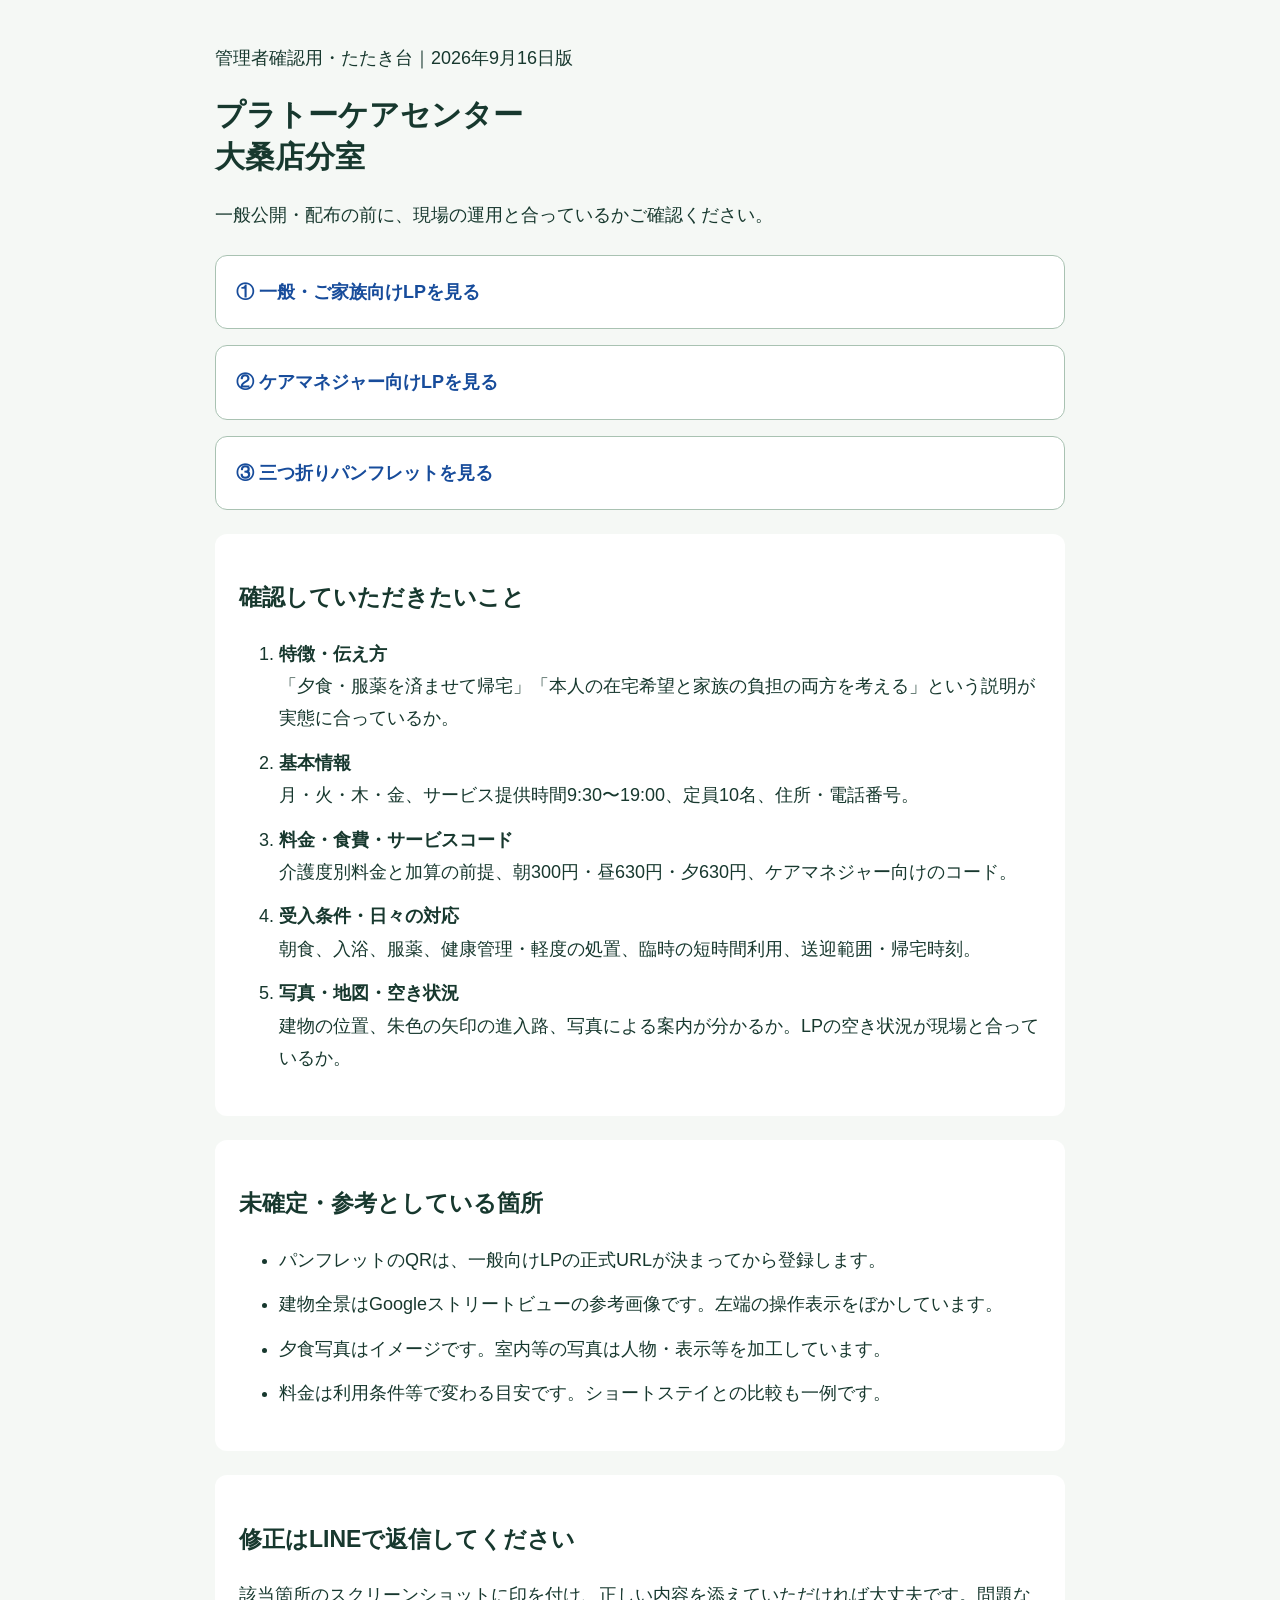
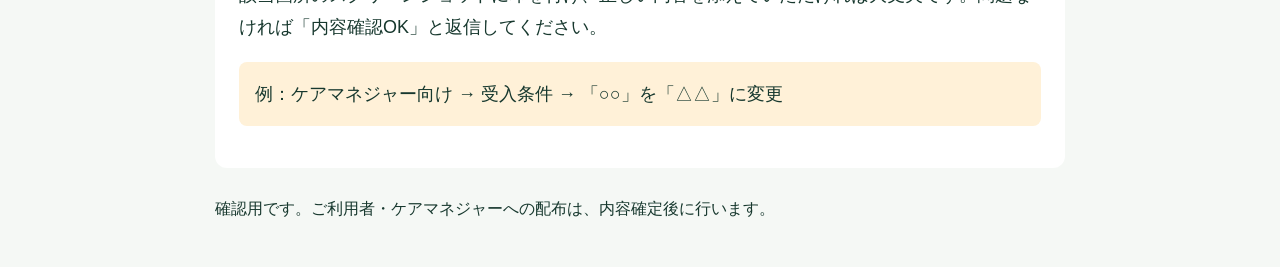
<file: index.html>
<!doctype html><html lang="ja"><meta charset="utf-8"><meta name="viewport" content="width=device-width,initial-scale=1"><meta name="robots" content="noindex,nofollow"><title>大桑店分室｜管理者確認</title><style>body{font-family:"Hiragino Kaku Gothic ProN","Yu Gothic",sans-serif;margin:0;background:#f5f8f5;color:#17382e;font-size:18px;line-height:1.8}main{max-width:850px;margin:auto;padding:24px}h1{font-size:30px;line-height:1.4}h2{font-size:23px}a{color:#174c9b}nav{display:grid;gap:16px;margin:24px 0}nav a{display:block;padding:20px;background:white;border:1px solid #a9c2b2;border-radius:12px;text-decoration:none;font-weight:bold}section{background:white;padding:24px;margin:24px 0;border-radius:12px}li{margin:12px 0}img{width:100%;height:auto}small{font-size:16px}.note{background:#fff1d8;padding:16px;border-radius:8px}textarea{box-sizing:border-box;width:100%;font:inherit;padding:16px;min-height:220px}button{font:inherit;background:#176b4b;color:white;border:0;padding:12px 24px;border-radius:8px;cursor:pointer}@media(max-width:500px){main{padding:16px}section{padding:16px}h1{font-size:27px}}</style><main><p>管理者確認用・たたき台｜2026年9月16日版</p><h1>プラトーケアセンター<br>大桑店分室</h1><p>一般公開・配布の前に、現場の運用と合っているかご確認ください。</p><nav><a href="okuwa-bunshitsu.html">① 一般・ご家族向けLPを見る</a><a href="okuwa-bunshitsu-guide.html">② ケアマネジャー向けLPを見る</a><a href="pamphlet.html">③ 三つ折りパンフレットを見る</a></nav><section><h2>確認していただきたいこと</h2><ol><li><b>特徴・伝え方</b><br>「夕食・服薬を済ませて帰宅」「本人の在宅希望と家族の負担の両方を考える」という説明が実態に合っているか。</li><li><b>基本情報</b><br>月・火・木・金、サービス提供時間9:30〜19:00、定員10名、住所・電話番号。</li><li><b>料金・食費・サービスコード</b><br>介護度別料金と加算の前提、朝300円・昼630円・夕630円、ケアマネジャー向けのコード。</li><li><b>受入条件・日々の対応</b><br>朝食、入浴、服薬、健康管理・軽度の処置、臨時の短時間利用、送迎範囲・帰宅時刻。</li><li><b>写真・地図・空き状況</b><br>建物の位置、朱色の矢印の進入路、写真による案内が分かるか。LPの空き状況が現場と合っているか。</li></ol></section><section><h2>未確定・参考としている箇所</h2><ul><li>パンフレットのQRは、一般向けLPの正式URLが決まってから登録します。</li><li>建物全景はGoogleストリートビューの参考画像です。左端の操作表示をぼかしています。</li><li>夕食写真はイメージです。室内等の写真は人物・表示等を加工しています。</li><li>料金は利用条件等で変わる目安です。ショートステイとの比較も一例です。</li></ul></section><section><h2>修正はLINEで返信してください</h2><p>該当箇所のスクリーンショットに印を付け、正しい内容を添えていただければ大丈夫です。問題なければ「内容確認OK」と返信してください。</p><p class="note">例：ケアマネジャー向け → 受入条件 → 「○○」を「△△」に変更</p></section><p><small>確認用です。ご利用者・ケアマネジャーへの配布は、内容確定後に行います。</small></p></main></html>
</file>
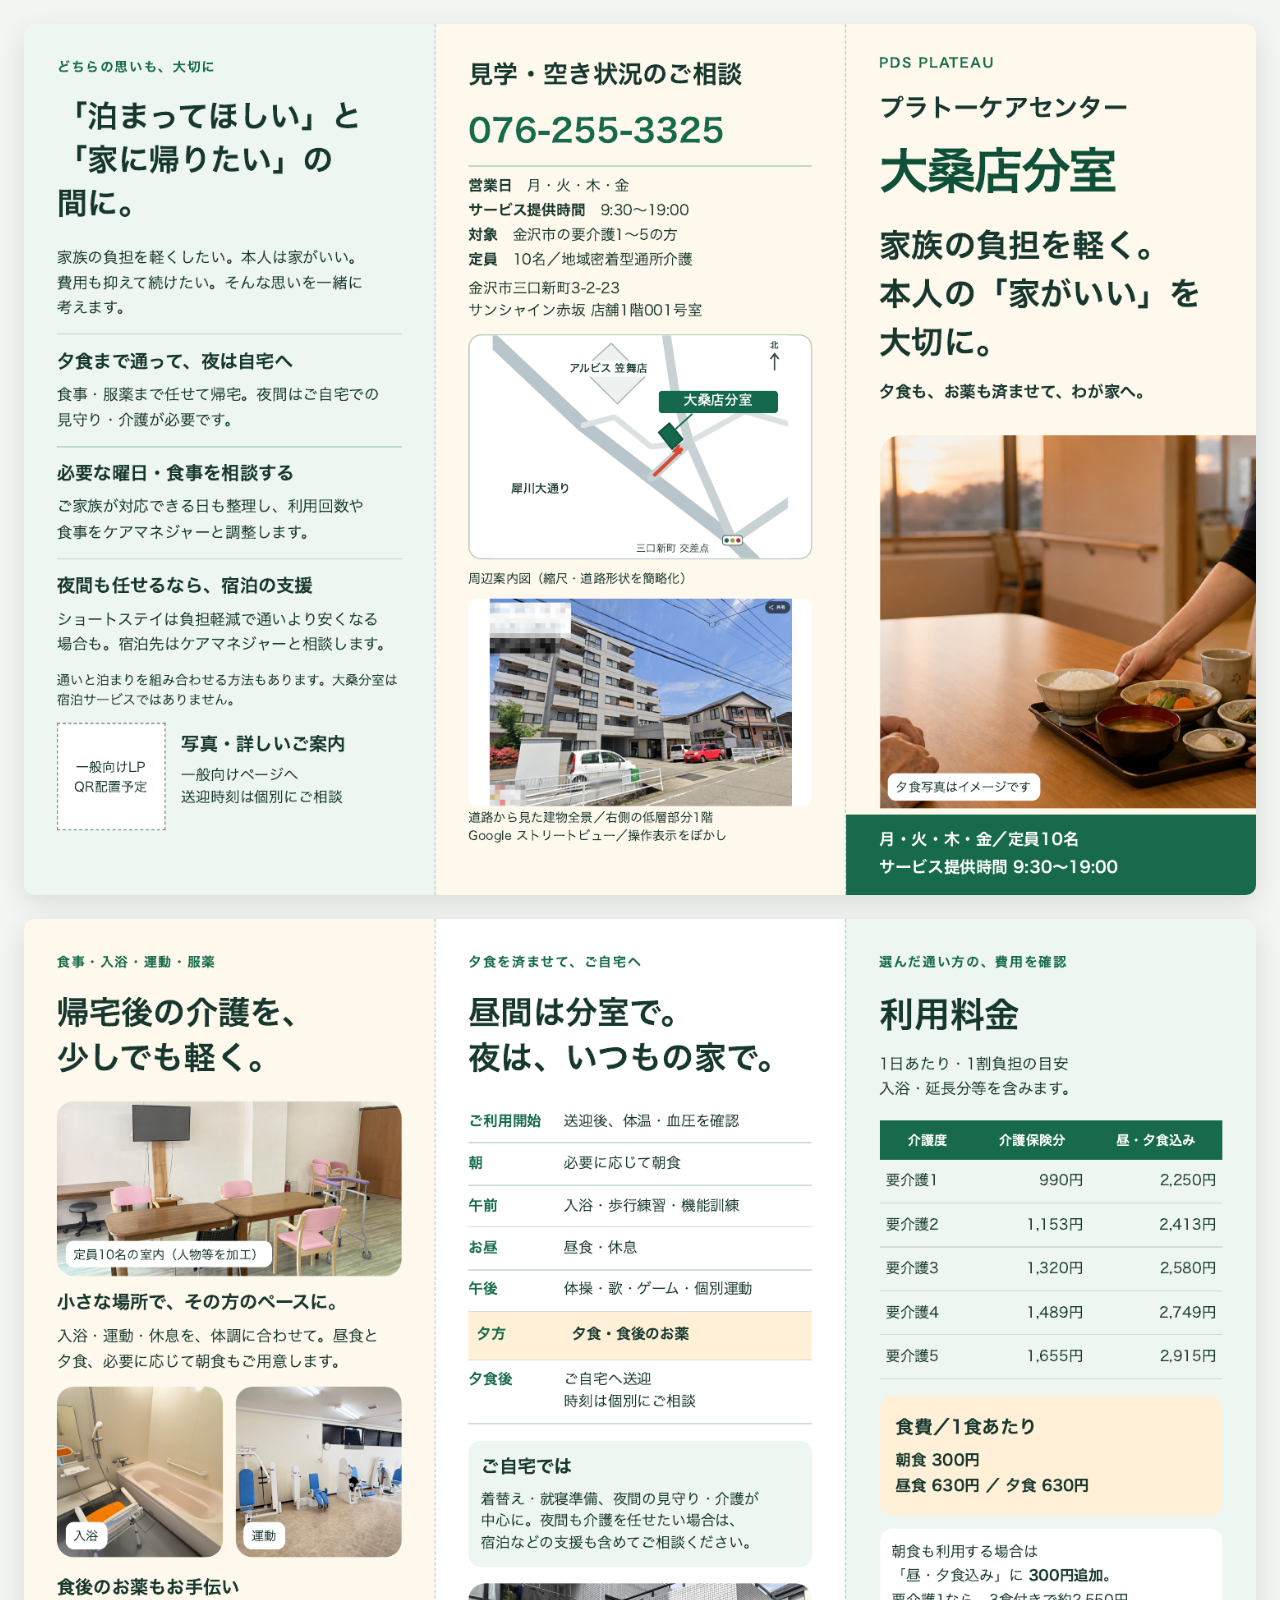
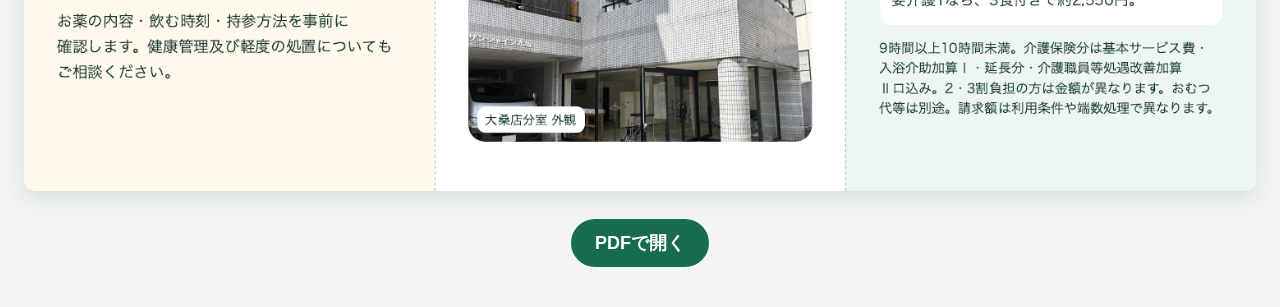
<file: pamphlet-embed.html>
<!doctype html>
<html lang="ja">
<head>
  <meta charset="utf-8">
  <meta name="viewport" content="width=device-width, initial-scale=1">
  <meta name="robots" content="noindex,nofollow">
  <title>プラトーケアセンター大桑店分室 パンフレット</title>
  <style>
    :root {
      color-scheme: light;
      font-family: "Hiragino Kaku Gothic ProN", "Yu Gothic", Meiryo, sans-serif;
      background: #f3f5f2;
      color: #17382e;
    }

    * { box-sizing: border-box; }

    html, body {
      margin: 0;
      min-width: 0;
      background: #f3f5f2;
    }

    body { padding: clamp(8px, 2vw, 24px); }

    main {
      width: min(100%, 1400px);
      margin: 0 auto;
    }

    h1 {
      position: absolute;
      width: 1px;
      height: 1px;
      padding: 0;
      margin: -1px;
      overflow: hidden;
      clip: rect(0, 0, 0, 0);
      white-space: nowrap;
      border: 0;
    }

    .page {
      display: block;
      width: 100%;
      height: auto;
      margin: 0 0 clamp(12px, 2vw, 24px);
      border-radius: 10px;
      background: #fff;
      box-shadow: 0 8px 24px rgba(23, 56, 46, .12);
    }

    .download {
      display: flex;
      justify-content: center;
      padding: 4px 0 16px;
    }

    .download a {
      display: inline-flex;
      min-height: 48px;
      align-items: center;
      justify-content: center;
      padding: 12px 24px;
      border-radius: 999px;
      background: #176b50;
      color: #fff;
      font-size: 18px;
      font-weight: 700;
      text-decoration: none;
    }

    .download a:focus-visible {
      outline: 3px solid #f0a12b;
      outline-offset: 3px;
    }

    @media (max-width: 520px) {
      body { padding: 8px; }
      .page { border-radius: 6px; box-shadow: 0 4px 12px rgba(23, 56, 46, .12); }
    }
  </style>
</head>
<body>
  <main>
    <h1>プラトーケアセンター大桑店分室 パンフレット</h1>
    <img class="page" src="pamphlet-1.png" alt="大桑店分室パンフレット 外側" width="1754" height="1240">
    <img class="page" src="pamphlet-2.png" alt="大桑店分室パンフレット 内側" width="1754" height="1240" loading="lazy">
    <div class="download">
      <a href="pamphlet.pdf" target="_blank" rel="noopener">PDFで開く</a>
    </div>
  </main>
</body>
</html>
</file>
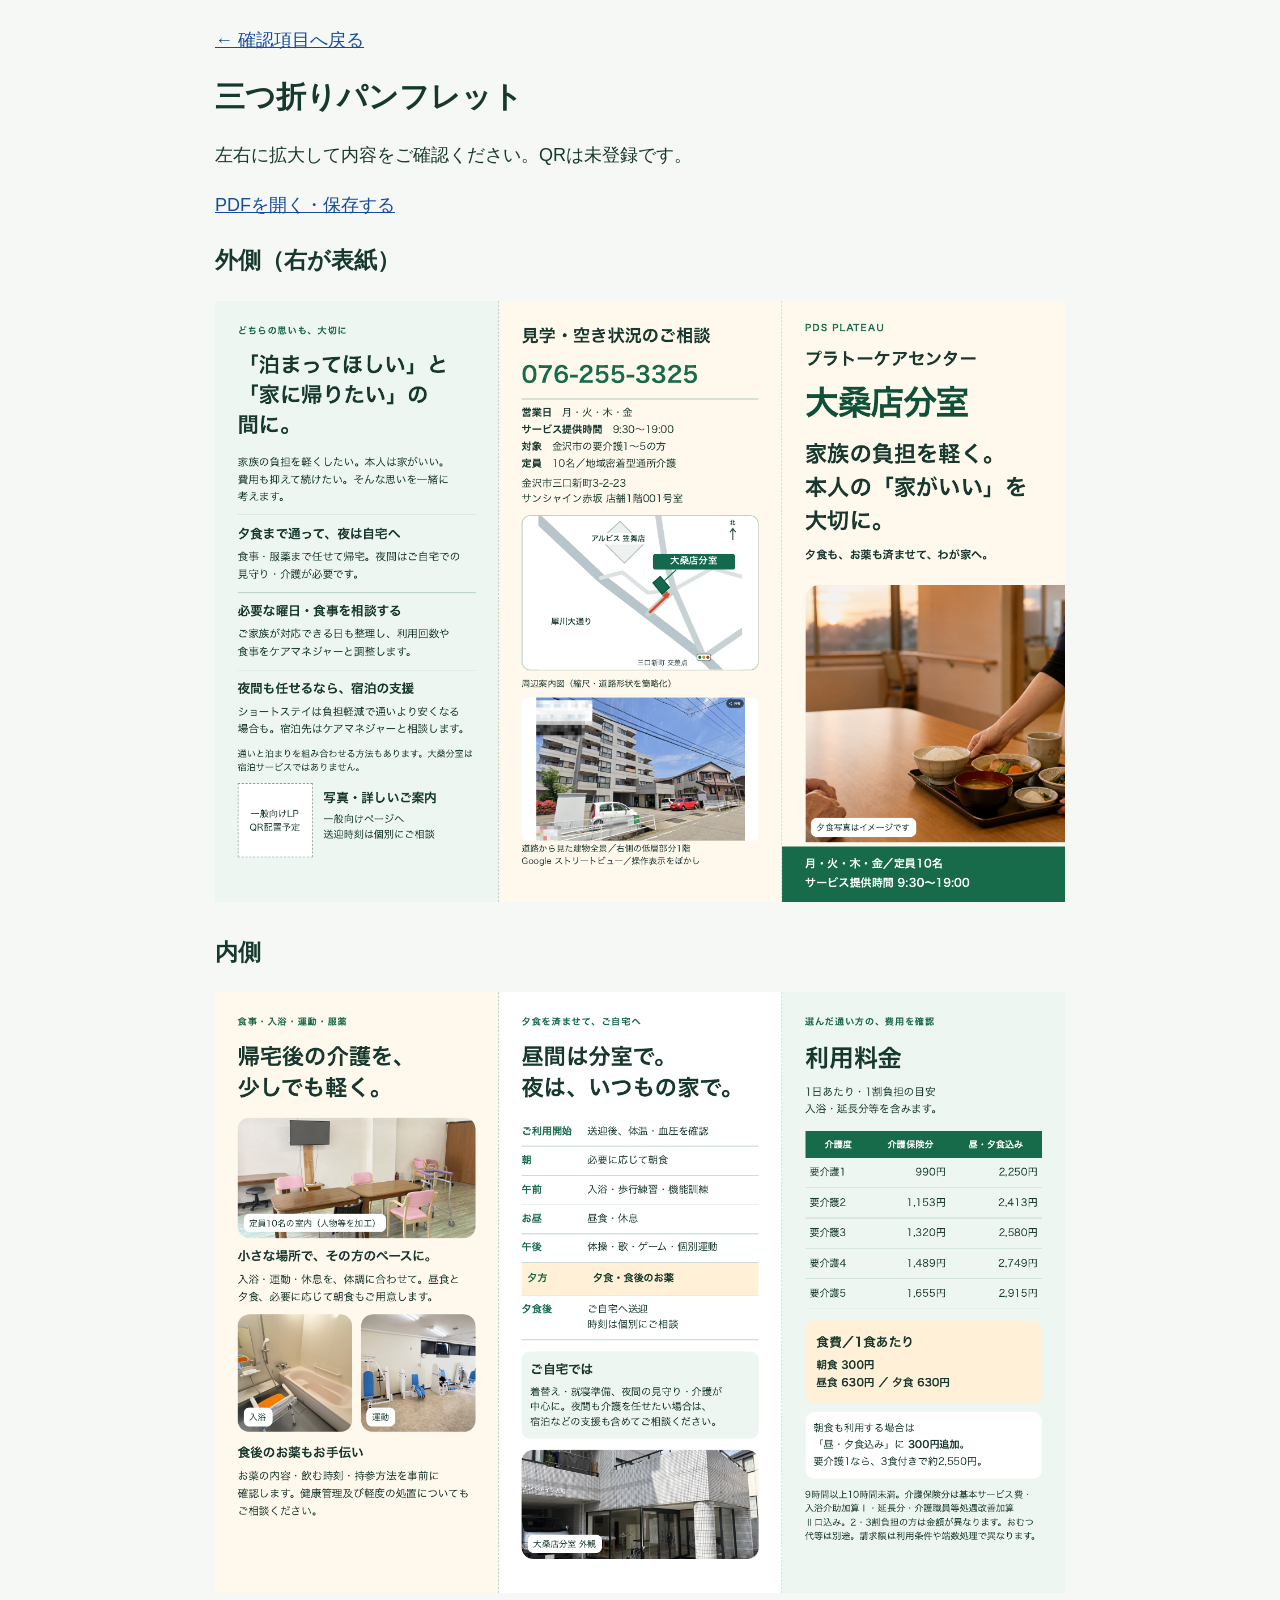
<file: pamphlet.html>
<!doctype html><html lang="ja"><meta charset="utf-8"><meta name="viewport" content="width=device-width,initial-scale=1"><meta name="robots" content="noindex,nofollow"><title>大桑店分室｜パンフレット確認</title><style>body{font-family:"Hiragino Kaku Gothic ProN","Yu Gothic",sans-serif;margin:0;background:#f5f8f5;color:#17382e;font-size:18px;line-height:1.8}main{max-width:850px;margin:auto;padding:24px}h1{font-size:30px;line-height:1.4}h2{font-size:23px}a{color:#174c9b}nav{display:grid;gap:16px;margin:24px 0}nav a{display:block;padding:20px;background:white;border:1px solid #a9c2b2;border-radius:12px;text-decoration:none;font-weight:bold}section{background:white;padding:24px;margin:24px 0;border-radius:12px}li{margin:12px 0}img{width:100%;height:auto}small{font-size:16px}.note{background:#fff1d8;padding:16px;border-radius:8px}textarea{box-sizing:border-box;width:100%;font:inherit;padding:16px;min-height:220px}button{font:inherit;background:#176b4b;color:white;border:0;padding:12px 24px;border-radius:8px;cursor:pointer}@media(max-width:500px){main{padding:16px}section{padding:16px}h1{font-size:27px}}</style><main><a href="index.html">← 確認項目へ戻る</a><h1>三つ折りパンフレット</h1><p>左右に拡大して内容をご確認ください。QRは未登録です。</p><p><a href="pamphlet.pdf">PDFを開く・保存する</a></p><h2>外側（右が表紙）</h2><a href="pamphlet-1.png"><img src="pamphlet-1.png" alt="パンフレット外側：選べる支援、連絡先・地図、表紙"></a><h2>内側</h2><a href="pamphlet-2.png"><img src="pamphlet-2.png" alt="パンフレット内側：サービス内容、一日の流れ、介護度別料金"></a></main></html>
</file>
